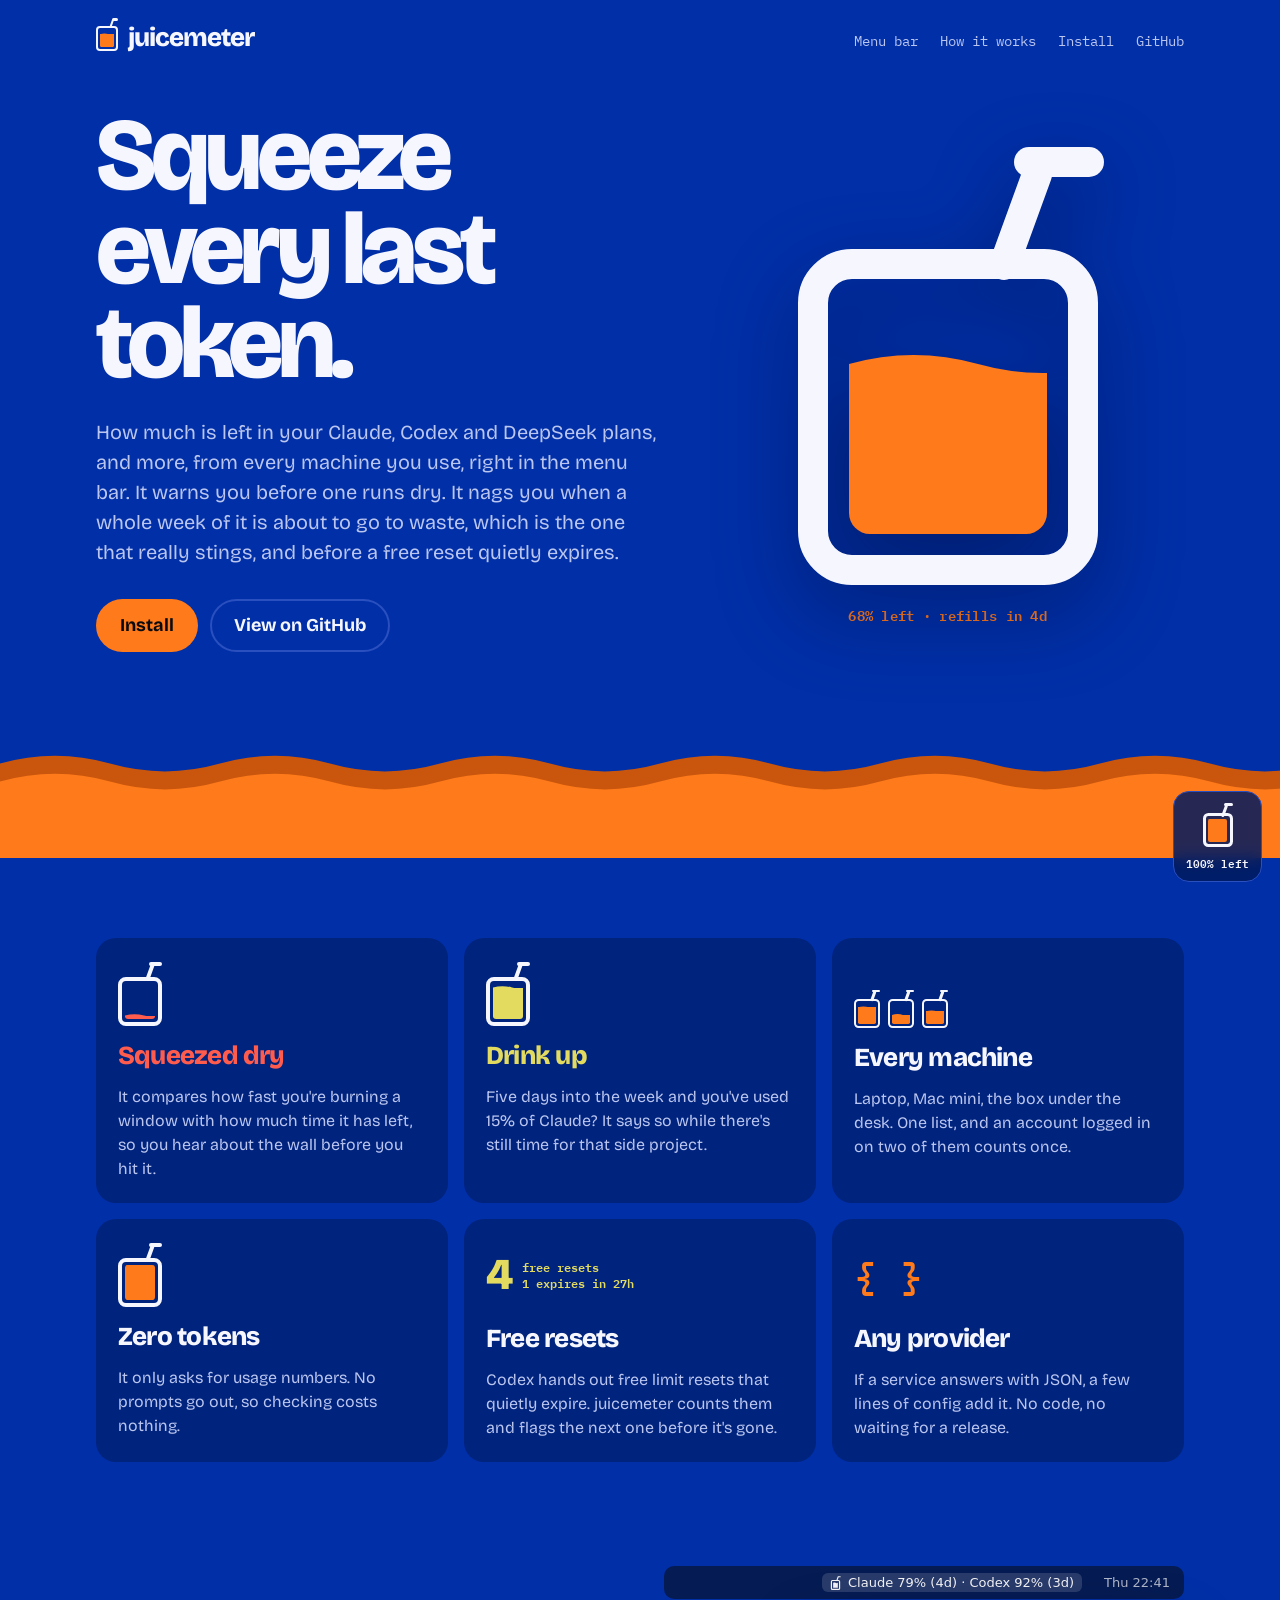
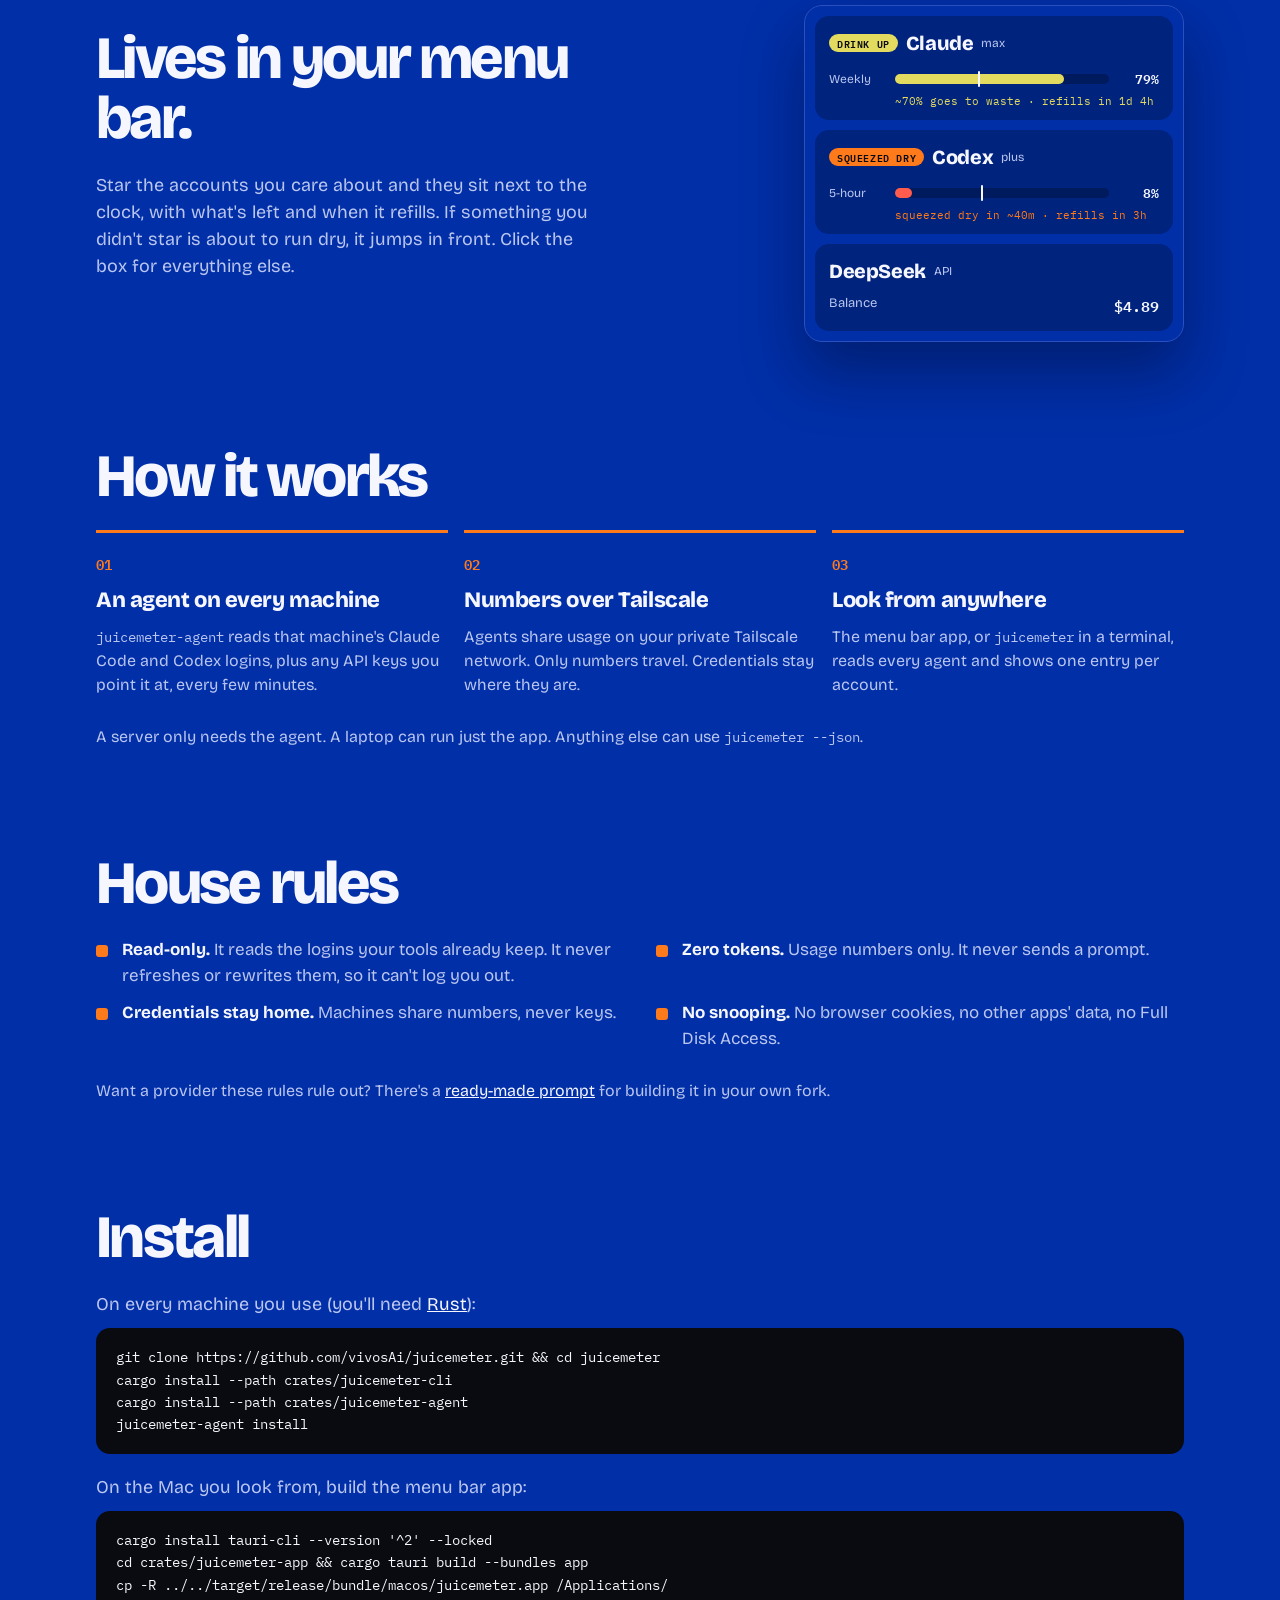
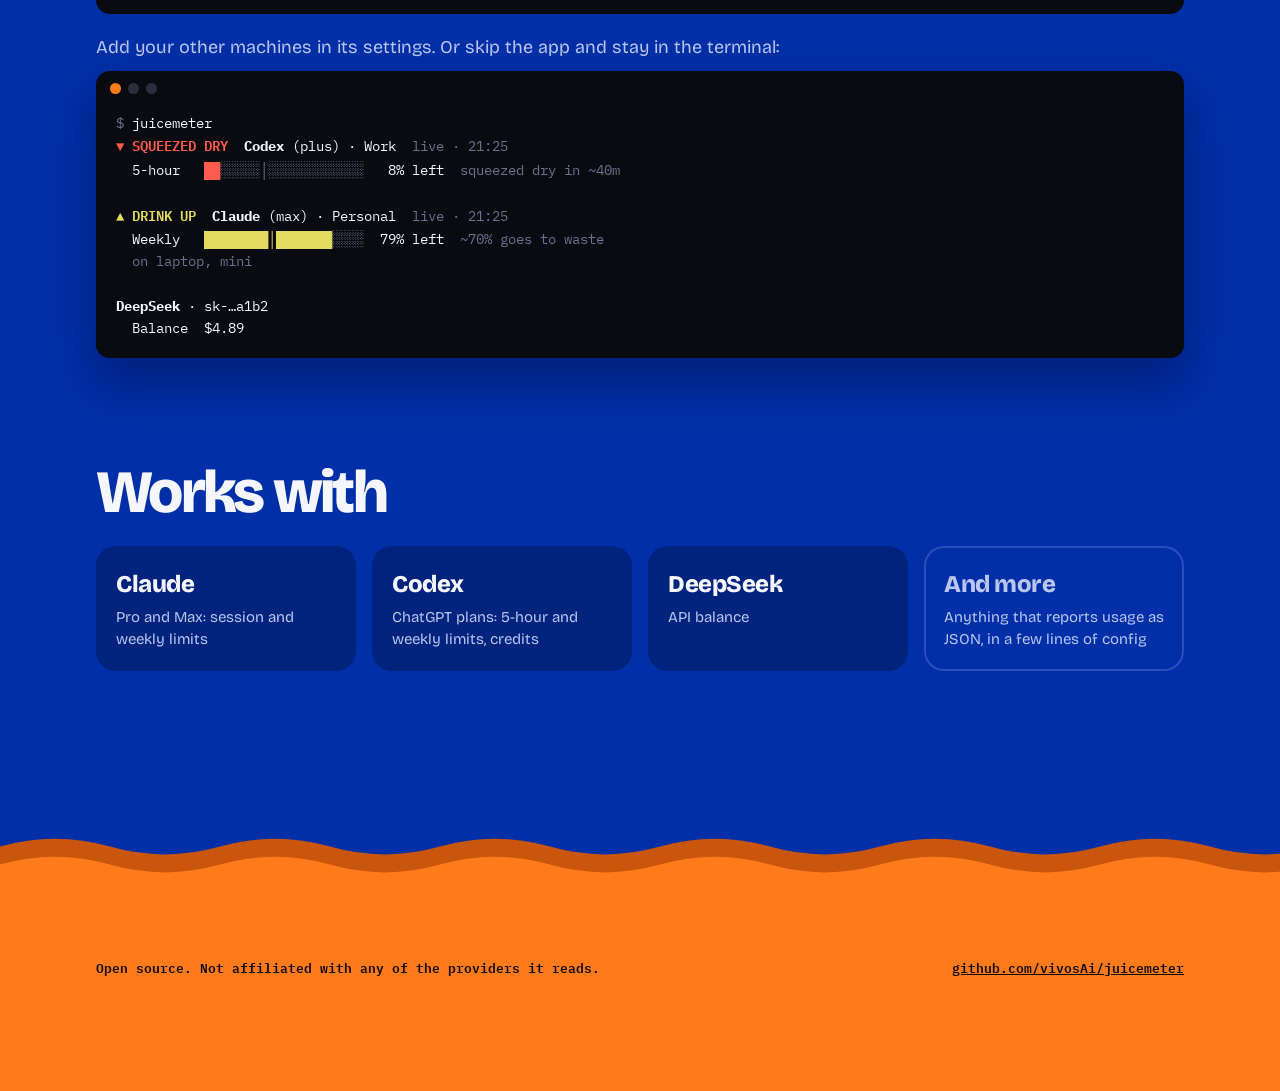
<file: site/index.html>
<!doctype html>
<html lang="en">
<head>
  <meta charset="utf-8">
  <meta name="viewport" content="width=device-width, initial-scale=1">
  <title>juicemeter · squeeze every last token</title>
  <meta name="description" content="How much is left in your Claude, Codex and DeepSeek plans, and more, from every machine you use, right in your menu bar. Limits, refill times and free resets before they expire.">
  <link rel="icon" href="icon.png">
  <meta property="og:type" content="website">
  <meta property="og:url" content="https://juicemeter.elvivas.com/">
  <meta property="og:title" content="juicemeter · squeeze every last token">
  <meta property="og:description" content="What's left in your Claude, Codex and DeepSeek plans, and more, from every machine: limits, refill times and free resets before they expire.">
  <meta property="og:image" content="https://juicemeter.elvivas.com/og.png">
  <meta property="og:image:width" content="1200">
  <meta property="og:image:height" content="630">
  <meta property="og:image:alt" content="juicemeter: Squeeze every last token. A juice box filled with orange juice on Klein blue.">
  <meta name="twitter:card" content="summary_large_image">
  <link rel="preconnect" href="https://fonts.googleapis.com">
  <link rel="preconnect" href="https://fonts.gstatic.com" crossorigin>
  <link rel="stylesheet" href="https://fonts.googleapis.com/css2?family=Bricolage+Grotesque:opsz,wght@12..96,400..800&family=IBM+Plex+Mono:wght@400;600&display=swap">
  <link rel="stylesheet" href="style.css">
  <script src="juice.js" defer></script>
</head>
<body>
  <header class="top wrap">
    <a class="brand" href="#">
      <span class="jb" style="--w:22px; --lvl:72%" aria-hidden="true"><i></i></span>
      juicemeter
    </a>
    <nav>
      <a href="#menubar">Menu bar</a>
      <a href="#how">How it works</a>
      <a href="#install">Install</a>
      <a href="https://github.com/vivosAi/juicemeter">GitHub</a>
    </nav>
  </header>

  <main>
    <section class="hero wrap">
      <div class="hero-text">
        <h1>Squeeze every last token.</h1>
        <p class="lede">How much is left in your Claude, Codex and DeepSeek plans, and more, from every machine you use, right in the menu bar. It warns you before one runs dry. It nags you when a whole week of it is about to go to waste, which is the one that really stings, and before a free reset quietly expires.</p>
        <div class="cta">
          <a class="btn" href="#install">Install</a>
          <a class="btn ghost" href="https://github.com/vivosAi/juicemeter">View on GitHub</a>
        </div>
      </div>
      <div class="hero-box" aria-hidden="true">
        <span class="jb big" style="--w:min(300px, 62vw); --lvl:68%"><i><b></b><b></b><b></b><b></b><b></b></i></span>
        <span class="readout">68% left · refills in 4d</span>
      </div>
    </section>

    <div class="band" aria-hidden="true">
      <span class="wave back"></span>
      <span class="wave front"></span>
      <i></i><i></i><i></i><i></i><i></i><i></i><i></i><i></i><i></i><i></i><i></i><i></i>
      <span class="rider" aria-hidden="true"><span class="ski">
        <svg viewBox="0 0 64 66"><path d="M29 19 Q22 16 15 19 Q20 20 23 23" fill="#F6F7FE"/><path d="M25 35 L32 29 L34 35" fill="none" stroke="#E2DB60" stroke-width="3.5" stroke-linecap="round" stroke-linejoin="round"/><path d="M25 35 L30 21" fill="none" stroke="#E2DB60" stroke-width="4.5" stroke-linecap="round"/><path d="M30 22 L37 25 L45 21" fill="none" stroke="#E2DB60" stroke-width="3" stroke-linecap="round" stroke-linejoin="round"/><circle cx="32" cy="14" r="5" fill="#E2DB60"/><path d="M27 14 A5 5 0 0 1 37 13 L37.5 14.5 L27 14.5 Z" fill="#FF7A1A"/><path d="M39 36 L45 21 L53 21" fill="none" stroke="#F6F7FE" stroke-width="3.5" stroke-linecap="round" stroke-linejoin="round"/><rect x="18" y="35" width="28" height="27" rx="6" fill="#002FA7" stroke="#F6F7FE" stroke-width="3.5"/><path d="M22.5 47 Q26.5 44 31 47 T41.5 47 L41.5 55 Q41.5 58 38.5 58 L25.5 58 Q22.5 58 22.5 55 Z" fill="#FF7A1A"/></svg>
        <b></b><b></b><b></b>
      </span></span>
    </div>

    <section class="features wrap">
      <article>
        <span class="jb" style="--w:44px; --lvl:9%; --c:var(--dry)" aria-hidden="true"><i></i></span>
        <h2>Squeezed dry</h2>
        <p>It compares how fast you're burning a window with how much time it has left, so you hear about the wall before you hit it.</p>
      </article>
      <article>
        <span class="jb" style="--w:44px; --lvl:88%; --c:var(--drink)" aria-hidden="true"><i></i></span>
        <h2>Drink up</h2>
        <p>Five days into the week and you've used 15% of Claude? It says so while there's still time for that side project.</p>
      </article>
      <article>
        <span class="trio" aria-hidden="true">
          <span class="jb" style="--w:26px; --lvl:80%"><i></i></span>
          <span class="jb" style="--w:26px; --lvl:45%"><i></i></span>
          <span class="jb" style="--w:26px; --lvl:62%"><i></i></span>
        </span>
        <h2>Every machine</h2>
        <p>Laptop, Mac mini, the box under the desk. One list, and an account logged in on two of them counts once.</p>
      </article>
      <article>
        <span class="jb" style="--w:44px; --lvl:100%" aria-hidden="true"><i></i></span>
        <h2>Zero tokens</h2>
        <p>It only asks for usage numbers. No prompts go out, so checking costs nothing.</p>
      </article>
      <article>
        <span class="resets" aria-hidden="true"><b>4</b><span>free resets<br>1 expires in 27h</span></span>
        <h2>Free resets</h2>
        <p>Codex hands out free limit resets that quietly expire. juicemeter counts them and flags the next one before it's gone.</p>
      </article>
      <article>
        <span class="plug" aria-hidden="true">{ }</span>
        <h2>Any provider</h2>
        <p>If a service answers with JSON, a few lines of config add it. No code, no waiting for a release.</p>
      </article>
    </section>

    <section id="menubar" class="menubar-section wrap">
      <div>
        <h2 class="section-title">Lives in your menu bar.</h2>
        <p class="body">Star the accounts you care about and they sit next to the clock, with what's left and when it refills. If something you didn't star is about to run dry, it jumps in front. Click the box for everything else.</p>
      </div>
      <div class="demo" aria-label="The juicemeter menu bar and panel">
        <div class="menubar">
          <span class="item">
            <svg class="tray-icon" viewBox="0 0 28 36" aria-hidden="true"><path d="M18 10 L21 2 L26 2" fill="none" stroke="currentColor" stroke-width="3" stroke-linecap="round" stroke-linejoin="round"/><rect x="3.5" y="11.5" width="21" height="23" rx="2.5" fill="none" stroke="currentColor" stroke-width="3"/><path d="M8 17.5 Q11 15.5 14 17.5 T20 17.5 L20 30 L8 30 Z" fill="currentColor"/></svg>
            Claude 79% (4d) · Codex 92% (3d)
          </span>
          <span class="clock">Thu 22:41</span>
        </div>
        <div class="panel">
          <div class="card">
            <div class="head"><span class="badge drink">DRINK UP</span><b>Claude</b><span class="plan">max</span></div>
            <div class="bar-row"><span>Weekly</span><div class="bar"><i class="yellow" style="width:79%"></i><s style="left:39%"></s></div><span class="pct">79%</span></div>
            <p class="status drink-text">~70% goes to waste · refills in 1d 4h</p>
          </div>
          <div class="card">
            <div class="head"><span class="badge dry">SQUEEZED DRY</span><b>Codex</b><span class="plan">plus</span></div>
            <div class="bar-row"><span>5-hour</span><div class="bar"><i class="red" style="width:8%"></i><s style="left:40%"></s></div><span class="pct">8%</span></div>
            <p class="status dry-text">squeezed dry in ~40m · refills in 3h</p>
          </div>
          <div class="card">
            <div class="head"><b>DeepSeek</b><span class="plan">API</span></div>
            <div class="money"><span>Balance</span><b>$4.89</b></div>
          </div>
        </div>
      </div>
    </section>

    <section id="how" class="how wrap">
      <h2 class="section-title">How it works</h2>
      <ol class="steps">
        <li>
          <span class="n">01</span>
          <h3>An agent on every machine</h3>
          <p><code>juicemeter-agent</code> reads that machine's Claude Code and Codex logins, plus any API keys you point it at, every few minutes.</p>
        </li>
        <li>
          <span class="n">02</span>
          <h3>Numbers over Tailscale</h3>
          <p>Agents share usage on your private Tailscale network. Only numbers travel. Credentials stay where they are.</p>
        </li>
        <li>
          <span class="n">03</span>
          <h3>Look from anywhere</h3>
          <p>The menu bar app, or <code>juicemeter</code> in a terminal, reads every agent and shows one entry per account.</p>
        </li>
      </ol>
      <p class="note">A server only needs the agent. A laptop can run just the app. Anything else can use <code>juicemeter --json</code>.</p>
    </section>

    <section class="principles wrap">
      <h2 class="section-title">House rules</h2>
      <ul>
        <li><b>Read-only.</b> It reads the logins your tools already keep. It never refreshes or rewrites them, so it can't log you out.</li>
        <li><b>Zero tokens.</b> Usage numbers only. It never sends a prompt.</li>
        <li><b>Credentials stay home.</b> Machines share numbers, never keys.</li>
        <li><b>No snooping.</b> No browser cookies, no other apps' data, no Full Disk Access.</li>
      </ul>
      <p class="note">Want a provider these rules rule out? There's a <a href="https://github.com/vivosAi/juicemeter/blob/main/docs/build-your-own-provider.md">ready-made prompt</a> for building it in your own fork.</p>
    </section>

    <section id="install" class="install wrap">
      <h2 class="section-title">Install</h2>
      <p>On every machine you use (you'll need <a href="https://rustup.rs">Rust</a>):</p>
      <pre><code>git clone https://github.com/vivosAi/juicemeter.git &amp;&amp; cd juicemeter
cargo install --path crates/juicemeter-cli
cargo install --path crates/juicemeter-agent
juicemeter-agent install</code></pre>
      <p>On the Mac you look from, build the menu bar app:</p>
      <pre><code>cargo install tauri-cli --version '^2' --locked
cd crates/juicemeter-app &amp;&amp; cargo tauri build --bundles app
cp -R ../../target/release/bundle/macos/juicemeter.app /Applications/</code></pre>
      <p>Add your other machines in its settings. Or skip the app and stay in the terminal:</p>
      <div class="term" role="img" aria-label="juicemeter output in a terminal">
        <div class="term-bar"><span></span><span></span><span></span></div>
<pre class="term-body"><span class="dim">$</span> juicemeter
<span class="dry">▼ SQUEEZED DRY</span>  <b>Codex</b> (plus) · Work  <span class="dim">live · 21:25</span>
  5-hour   <span class="dry">██</span><span class="dim">░░░░░│░░░░░░░░░░░░</span>   8% left  <span class="dim">squeezed dry in ~40m</span>

<span class="drink">▲ DRINK UP</span>  <b>Claude</b> (max) · Personal  <span class="dim">live · 21:25</span>
  Weekly   <span class="drink">████████│███████</span><span class="dim">░░░░</span>  79% left  <span class="dim">~70% goes to waste</span>
  <span class="dim">on laptop, mini</span>

<b>DeepSeek</b> · sk-…a1b2
  Balance  $4.89</pre>
      </div>
    </section>

    <section class="providers wrap">
      <h2 class="section-title">Works with</h2>
      <ul>
        <li><b>Claude</b><span>Pro and Max: session and weekly limits</span></li>
        <li><b>Codex</b><span>ChatGPT plans: 5-hour and weekly limits, credits</span></li>
        <li><b>DeepSeek</b><span>API balance</span></li>
        <li class="soon"><b>And more</b><span>Anything that reports usage as JSON, in a few lines of config</span></li>
      </ul>
    </section>
  </main>

  <footer>
    <div class="band band-foot" aria-hidden="true">
      <span class="wave back"></span>
      <span class="wave front"></span>
      <i></i><i></i><i></i><i></i><i></i><i></i><i></i><i></i><i></i><i></i><i></i><i></i>
      <span class="rider" aria-hidden="true"><span class="ski">
        <svg viewBox="0 0 64 66"><path d="M29 19 Q22 16 15 19 Q20 20 23 23" fill="#F6F7FE"/><path d="M25 35 L32 29 L34 35" fill="none" stroke="#E2DB60" stroke-width="3.5" stroke-linecap="round" stroke-linejoin="round"/><path d="M25 35 L30 21" fill="none" stroke="#E2DB60" stroke-width="4.5" stroke-linecap="round"/><path d="M30 22 L37 25 L45 21" fill="none" stroke="#E2DB60" stroke-width="3" stroke-linecap="round" stroke-linejoin="round"/><circle cx="32" cy="14" r="5" fill="#E2DB60"/><path d="M27 14 A5 5 0 0 1 37 13 L37.5 14.5 L27 14.5 Z" fill="#FF7A1A"/><path d="M39 36 L45 21 L53 21" fill="none" stroke="#F6F7FE" stroke-width="3.5" stroke-linecap="round" stroke-linejoin="round"/><rect x="18" y="35" width="28" height="27" rx="6" fill="#002FA7" stroke="#F6F7FE" stroke-width="3.5"/><path d="M22.5 47 Q26.5 44 31 47 T41.5 47 L41.5 55 Q41.5 58 38.5 58 L25.5 58 Q22.5 58 22.5 55 Z" fill="#FF7A1A"/></svg>
        <b></b><b></b><b></b>
      </span></span>
    </div>
    <div class="foot-juice">
      <div class="wrap foot">
        <p>Open source. Not affiliated with any of the providers it reads.</p>
        <a href="https://github.com/vivosAi/juicemeter">github.com/vivosAi/juicemeter</a>
      </div>
    </div>
  </footer>

  <div class="page-meter" aria-hidden="true">
    <span class="jb" style="--w:30px; --lvl:100%"><i></i></span>
    <span class="page-readout">100% left</span>
  </div>
</body>
</html>
</file>
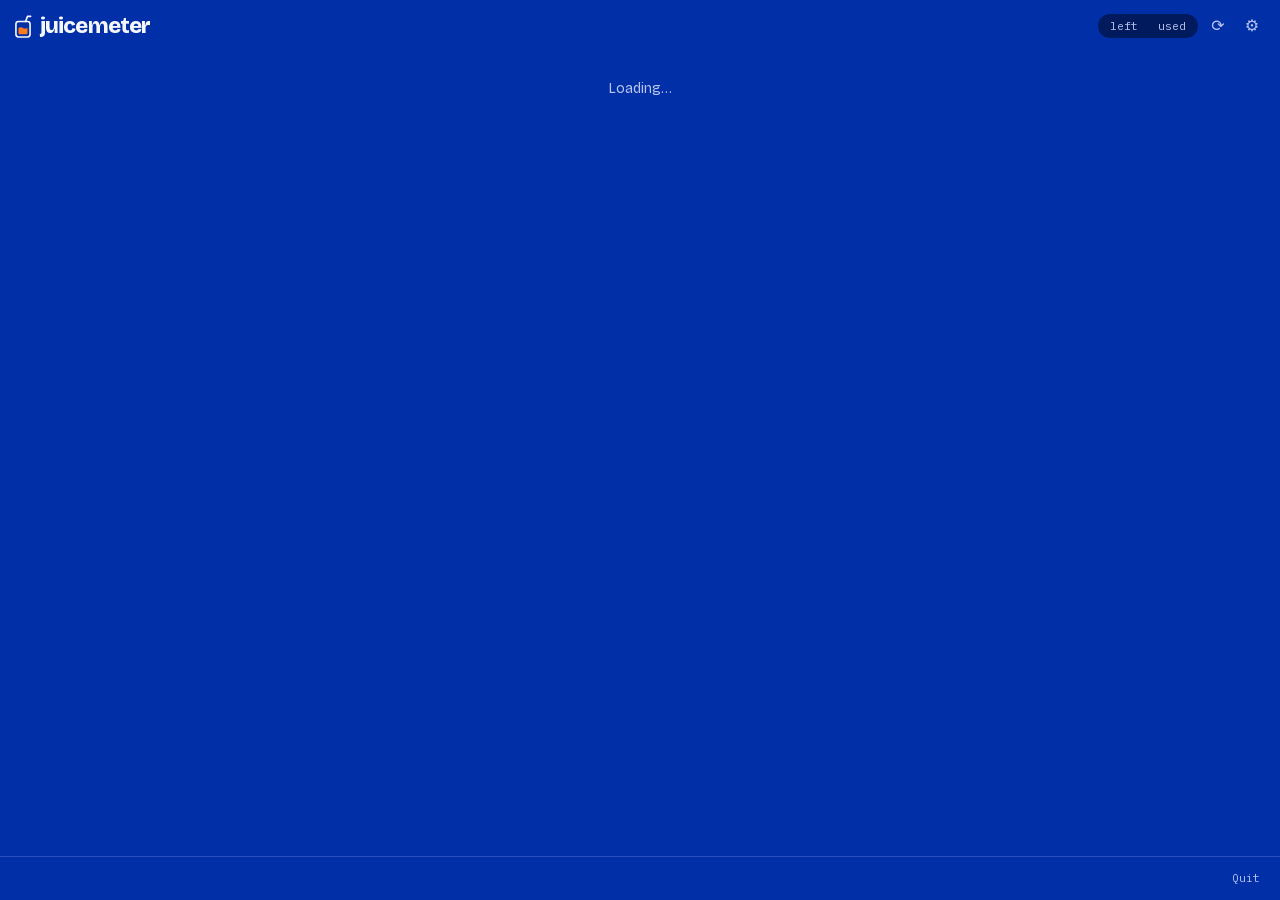
<file: crates/juicemeter-app/ui/index.html>
<!doctype html>
<html lang="en">
<head>
  <meta charset="utf-8">
  <meta name="viewport" content="width=device-width, initial-scale=1">
  <title>juicemeter</title>
  <link rel="stylesheet" href="style.css">
</head>
<body>
  <header>
    <div class="brand">
      <svg viewBox="0 0 28 36" aria-hidden="true">
        <path d="M18 11 L21 3 L26 3" fill="none" stroke="#F6F7FE" stroke-width="2.5" stroke-linecap="round" stroke-linejoin="round"></path>
        <rect x="3" y="11" width="22" height="24" rx="4" fill="none" stroke="#F6F7FE" stroke-width="2.5"></rect>
        <path d="M7 21 Q11 19 14 21 T21 21 L21 29 Q21 31 19 31 L9 31 Q7 31 7 29 Z" fill="#FF7A1A"></path>
      </svg>
      <h1>juicemeter</h1>
    </div>
    <div class="controls">
      <div class="seg" role="group" aria-label="Show">
        <button data-show="remaining">left</button>
        <button data-show="used">used</button>
      </div>
      <button id="refresh" class="icon" title="Refresh now" aria-label="Refresh now">⟳</button>
      <button id="open-settings" class="icon" title="Settings" aria-label="Settings">⚙</button>
    </div>
  </header>
  <main id="entries"><p class="empty">Loading…</p></main>
  <section id="settings" hidden>
    <div class="settings-head">
      <button id="close-settings" class="icon" title="Back" aria-label="Back">←</button>
      <h2>Settings</h2>
    </div>
    <div class="settings-body">
      <h3>Accounts</h3>
      <p class="hint">Name them however you like. ★ shows one in the menu bar.</p>
      <div id="set-accounts"></div>
      <p id="set-hidden-title" class="hint" hidden>Hidden on this machine:</p>
      <div id="set-hidden"></div>

      <h3>Menu bar</h3>
      <p class="hint">Values are weekly, with ↻ before the time to refill. A 5-hour session joins (after /) once it's down to 10%.</p>
      <div id="set-modes" class="modes"></div>
      <div class="row">
        <span>Each item shows</span>
        <div class="seg" role="group" aria-label="Each item shows" id="bar-value">
          <button data-key="bar_value" data-value="both">% + time</button>
          <button data-key="bar_value" data-value="percent">%</button>
          <button data-key="bar_value" data-value="time">time</button>
        </div>
      </div>
      <div class="row">
        <span>Names</span>
        <div class="seg" role="group" aria-label="Names" id="bar-names">
          <button data-key="bar_names" data-value="full">Claude</button>
          <button data-key="bar_names" data-value="short">Cl, Co-A</button>
        </div>
      </div>
      <div class="row">
        <span>Show</span>
        <div class="seg" role="group" aria-label="Show">
          <button data-show="remaining">left</button>
          <button data-show="used">used</button>
        </div>
      </div>

      <h3>Other machines</h3>
      <p class="hint">Tailscale names of machines running juicemeter-agent.</p>
      <div id="set-hosts"></div>
      <button id="discover" class="discover" type="button">Find machines on my tailnet</button>
      <div id="found"></div>
      <form id="add-host" class="add-host">
        <label for="new-host" class="sr">Machine name</label>
        <input id="new-host" placeholder="my-mac-mini" autocomplete="off" spellcheck="false">
        <button type="submit">Add</button>
      </form>
      <h3>App</h3>
      <label class="check"><input type="checkbox" id="autostart"> Start at login</label>

      <p id="settings-error" class="error" hidden></p>
    </div>
  </section>
  <footer>
    <div id="machines"></div>
    <div class="foot-right">
      <span id="updated"></span>
      <button id="quit" class="link">Quit</button>
    </div>
  </footer>
  <script src="app.js"></script>
</body>
</html>
</file>
<file: site/style.css>
/* juicemeter · Klein night */
:root {
  --klein: #002FA7;
  --deep: #00237D;
  --track: #001A5E;
  --line: #2A4FBF;
  --text: #F6F7FE;
  --dim: #BAC6EF;
  --juice: #FF7A1A;
  --drink: #E2DB60;
  --dry: #FF5C4D;
  --ink: #0A0B10;
  --mono: "IBM Plex Mono", ui-monospace, monospace;
  /* One wave, tiled: the top edge of every juice surface. */
  --wave: url("data:image/svg+xml,%3Csvg xmlns='http://www.w3.org/2000/svg' viewBox='0 0 100 10' preserveAspectRatio='none'%3E%3Cpath d='M0 6 Q25 0 50 6 T100 6 V10 H0 Z'/%3E%3C/svg%3E");
}
* { box-sizing: border-box; margin: 0; padding: 0; }
html { scroll-behavior: smooth; }
body {
  background: var(--klein);
  color: var(--text);
  font: 18px/1.5 "Bricolage Grotesque", system-ui, sans-serif;
  -webkit-font-smoothing: antialiased;
  overflow-x: hidden;
  min-height: 100vh;
  display: flex;
  flex-direction: column;
}
main { flex: 1; }
a { color: var(--text); }
a:hover { color: var(--juice); }
code { font-family: var(--mono); font-size: 0.85em; }
.wrap { width: 100%; max-width: 1120px; margin: 0 auto; padding: 0 16px; }

/* ---------- The juice box: --w size, --lvl level, --c juice colour ---------- */
.jb {
  --c: var(--juice);
  --stroke: var(--text);
  --b: calc(var(--w) * 0.1);
  position: relative;
  display: inline-block;
  flex: none;
  width: var(--w);
  height: calc(var(--w) * 1.12);
  margin-top: calc(var(--w) * 0.38);
  border: var(--b) solid var(--stroke);
  border-radius: calc(var(--w) * 0.18);
}
/* Straw, then its bend. */
.jb::before, .jb::after {
  content: "";
  position: absolute;
  background: var(--stroke);
  border-radius: 999px;
}
.jb::before {
  width: var(--b);
  height: calc(var(--w) * 0.42);
  left: calc(var(--w) * 0.52);
  bottom: 100%;
  transform-origin: 50% 100%;
  transform: rotate(20deg);
}
.jb::after {
  height: var(--b);
  width: calc(var(--w) * 0.3);
  left: calc(var(--w) * 0.62);
  bottom: calc(100% + var(--w) * 0.34);
}
.jb i {
  position: absolute;
  inset: calc(var(--w) * 0.07);
  border-radius: calc(var(--w) * 0.07);
  overflow: hidden;
}
/* Juice body and its wavy top. */
.jb i::after, .jb i::before {
  content: "";
  position: absolute;
  left: 0;
  right: 0;
  background: var(--c);
  transition: height 0.5s ease, bottom 0.5s ease, background 0.3s;
}
.jb i::after { bottom: 0; height: var(--lvl); }
.jb i::before {
  bottom: calc(var(--lvl) - 1px);
  height: calc(var(--w) * 0.1);
  -webkit-mask: var(--wave) repeat-x;
  mask: var(--wave) repeat-x;
  -webkit-mask-size: calc(var(--w) * 0.86) 100%;
  mask-size: calc(var(--w) * 0.86) 100%;
  animation: slosh 3.2s linear infinite;
}
@keyframes slosh {
  to { -webkit-mask-position: calc(var(--w) * 0.86) 0; mask-position: calc(var(--w) * 0.86) 0; }
}
/* Bubbles. */
.jb b {
  position: absolute;
  z-index: 1;
  bottom: 4%;
  width: calc(var(--w) * 0.05);
  height: calc(var(--w) * 0.05);
  border-radius: 50%;
  background: rgba(255, 255, 255, 0.55);
  animation: rise 4s ease-in infinite;
  opacity: 0;
}
.jb b:nth-child(1) { left: 22%; animation-delay: 0s; }
.jb b:nth-child(2) { left: 48%; animation-delay: 1.3s; width: calc(var(--w) * 0.035); height: calc(var(--w) * 0.035); }
.jb b:nth-child(3) { left: 70%; animation-delay: 2.1s; }
.jb b:nth-child(4) { left: 35%; animation-delay: 2.9s; width: calc(var(--w) * 0.03); height: calc(var(--w) * 0.03); }
.jb b:nth-child(5) { left: 60%; animation-delay: 3.5s; }
@keyframes rise {
  0% { bottom: 4%; opacity: 0; }
  15% { opacity: 1; }
  85% { opacity: 1; }
  100% { bottom: calc(var(--lvl) - 6%); opacity: 0; }
}

/* ---------- Header ---------- */
.top { display: flex; align-items: flex-end; justify-content: space-between; padding-top: 18px; padding-bottom: 18px; gap: 16px; }
.brand { display: flex; align-items: flex-end; gap: 10px; font-size: 26px; font-weight: 800; letter-spacing: -0.04em; text-decoration: none; line-height: 1; }
.brand .jb { margin-top: 8px; }
nav { display: flex; gap: 22px; font: 14px/1 var(--mono); padding-bottom: 3px; }
nav a { text-decoration: none; color: var(--dim); }
nav a:hover { color: var(--text); }

/* ---------- Hero ---------- */
.hero { display: grid; grid-template-columns: 1.2fr 1fr; gap: 48px; align-items: center; padding-top: 40px; padding-bottom: 56px; }
h1 { font-size: clamp(52px, 8vw, 104px); font-weight: 800; letter-spacing: -0.05em; line-height: 0.92; }
.lede { font-size: 20px; color: var(--dim); margin: 26px 0 32px; max-width: 31em; }
.cta { display: flex; gap: 12px; flex-wrap: wrap; }
.btn { display: inline-block; background: var(--juice); color: var(--ink); font-weight: 700; text-decoration: none; padding: 13px 24px; border-radius: 999px; transition: transform 0.15s; }
.btn:hover { color: var(--ink); transform: translateY(-2px); }
.btn.ghost { background: transparent; color: var(--text); box-shadow: inset 0 0 0 2px var(--line); }
.btn.ghost:hover { box-shadow: inset 0 0 0 2px var(--text); color: var(--text); }
.hero-box { display: flex; flex-direction: column; align-items: center; gap: 18px; }
.jb.big { filter: drop-shadow(0 30px 40px rgba(0, 8, 50, 0.45)); }
.readout { font: 600 14px var(--mono); color: var(--juice); letter-spacing: 0.02em; }

/* A band of juice between the hero and the rest: two sloshing layers and rising bubbles. */
.band { position: relative; height: 150px; margin-bottom: 80px; overflow: hidden; }
.band .wave {
  position: absolute; left: 0; right: 0; bottom: 0;
  background: var(--juice);
  -webkit-mask: var(--wave) repeat-x, linear-gradient(#000, #000) no-repeat;
  mask: var(--wave) repeat-x, linear-gradient(#000, #000) no-repeat;
  -webkit-mask-size: 220px 26px, 100% calc(100% - 25px);
  mask-size: 220px 26px, 100% calc(100% - 25px);
  -webkit-mask-position: 0 0, 0 100%;
  mask-position: 0 0, 0 100%;
  animation: slosh-band 7s linear infinite;
}
.band .back { top: 40px; background: #C9560C; animation-duration: 11s; animation-direction: reverse; }
.band .front { top: 58px; }
@keyframes slosh-band {
  to { -webkit-mask-position: 220px 0, 0 100%; mask-position: 220px 0, 0 100%; }
}
.band i {
  position: absolute; bottom: -10px; z-index: 1;
  width: 8px; height: 8px; border-radius: 50%;
  background: rgba(255, 255, 255, 0.55);
  animation: band-rise 5s ease-in infinite;
  opacity: 0;
}
.band i:nth-child(3)  { left: 6%;  animation-delay: 0s; }
.band i:nth-child(4)  { left: 15%; animation-delay: 2.2s; width: 5px; height: 5px; }
.band i:nth-child(5)  { left: 24%; animation-delay: 1.1s; }
.band i:nth-child(6)  { left: 33%; animation-delay: 3.4s; width: 6px; height: 6px; }
.band i:nth-child(7)  { left: 42%; animation-delay: 0.6s; width: 4px; height: 4px; }
.band i:nth-child(8)  { left: 51%; animation-delay: 2.8s; }
.band i:nth-child(9)  { left: 60%; animation-delay: 1.7s; width: 5px; height: 5px; }
.band i:nth-child(10) { left: 69%; animation-delay: 4.1s; }
.band i:nth-child(11) { left: 78%; animation-delay: 0.3s; width: 6px; height: 6px; }
.band i:nth-child(12) { left: 86%; animation-delay: 3.0s; width: 4px; height: 4px; }
.band i:nth-child(13) { left: 93%; animation-delay: 1.4s; }
.band i:nth-child(14) { left: 98%; animation-delay: 4.6s; width: 5px; height: 5px; }
@keyframes band-rise {
  0% { bottom: -10px; opacity: 0; }
  15% { opacity: 1; }
  80% { opacity: 0.9; }
  100% { bottom: 70px; opacity: 0; }
}

/* The juice box, riding the waves like a jet ski. The straw is the handlebar. */
.rider {
  position: absolute; z-index: 2; top: -10px; left: -120px;
  width: 104px; height: 107px;
  animation: ride 26s linear infinite;
}
.band-foot .rider { animation-duration: 32s; animation-delay: -13s; }
.ski { display: block; width: 100%; height: 100%; animation: bob 1.6s ease-in-out infinite alternate; }
.ski svg { width: 100%; height: 100%; display: block; }
/* Spray off the back. */
.ski b {
  position: absolute; left: 6px; bottom: 6px;
  width: 7px; height: 7px; border-radius: 50%;
  background: rgba(246, 247, 254, 0.85);
  animation: spray 0.9s ease-out infinite;
}
.ski b:nth-of-type(2) { animation-delay: 0.3s; width: 5px; height: 5px; }
.ski b:nth-of-type(3) { animation-delay: 0.6s; width: 4px; height: 4px; }
@keyframes ride {
  0% { left: -120px; transform: scaleX(1); }
  49.99% { left: calc(100% + 20px); transform: scaleX(1); }
  50% { left: calc(100% + 20px); transform: scaleX(-1); }
  100% { left: -120px; transform: scaleX(-1); }
}
@keyframes bob {
  from { transform: translateY(0) rotate(-7deg); }
  to { transform: translateY(5px) rotate(4deg); }
}
@keyframes spray {
  from { transform: translate(0, 0); opacity: 1; }
  to { transform: translate(-16px, -10px); opacity: 0; }
}

/* ---------- Features ---------- */
.features { display: grid; grid-template-columns: repeat(3, minmax(0, 1fr)); gap: 16px; padding-bottom: 104px; }
.features article { background: var(--deep); border-radius: 20px; padding: 22px; display: flex; flex-direction: column; gap: 10px; transition: transform 0.2s; }
.features article:hover { transform: translateY(-4px); }
.features h2 { font-size: 26px; font-weight: 800; letter-spacing: -0.03em; }
.features article:nth-child(1) h2 { color: var(--dry); }
.features article:nth-child(2) h2 { color: var(--drink); }
.features p { font-size: 16px; color: var(--dim); }
.resets { display: flex; align-items: center; gap: 10px; height: 68px; }
.resets b { font: 800 44px/1 "Bricolage Grotesque", sans-serif; color: var(--drink); letter-spacing: -0.04em; }
.resets span { font: 600 12px/1.35 var(--mono); color: var(--drink); }
.plug { display: flex; align-items: center; height: 68px; font: 600 38px var(--mono); color: var(--juice); }
.trio { display: flex; gap: 8px; align-items: flex-end; height: calc(44px * 1.5 + 2px); }
.trio .jb { --stroke: var(--text); }

/* ---------- Menu bar section ---------- */
.section-title { font-size: clamp(38px, 5.5vw, 60px); font-weight: 800; letter-spacing: -0.045em; line-height: 1; margin-bottom: 24px; }
.body { font-size: 18px; color: var(--dim); max-width: 28em; }
.menubar-section { display: grid; grid-template-columns: 1fr 1fr; gap: 48px; align-items: center; padding-bottom: 104px; }
.demo { display: flex; flex-direction: column; align-items: flex-end; gap: 6px; }
.menubar {
  width: 100%; display: flex; justify-content: flex-end; align-items: center; gap: 22px;
  background: rgba(10, 11, 16, 0.55); border-radius: 10px; padding: 7px 14px;
  font: 13px -apple-system, BlinkMacSystemFont, system-ui, sans-serif; color: #F5F5F7;
}
.menubar .item { display: flex; align-items: center; gap: 7px; background: rgba(255, 255, 255, 0.14); padding: 2px 8px; border-radius: 6px; white-space: nowrap; }
.tray-icon { width: 11px; height: 14px; flex: none; }
.clock { opacity: 0.7; white-space: nowrap; }
.panel { width: min(380px, 100%); background: var(--klein); border: 1px solid var(--line); border-radius: 18px; padding: 10px; display: flex; flex-direction: column; gap: 10px; box-shadow: 0 30px 60px rgba(0, 10, 50, 0.45); }
.card { background: var(--deep); border-radius: 14px; padding: 12px 14px; }
.head { display: flex; align-items: center; gap: 8px; }
.head b { font-size: 20px; font-weight: 800; letter-spacing: -0.02em; }
.plan { font-size: 12px; color: var(--dim); }
.badge { font: 600 10px/1 var(--mono); letter-spacing: 0.06em; padding: 4px 8px; border-radius: 999px; color: var(--ink); }
.badge.drink { background: var(--drink); }
.badge.dry { background: var(--juice); }
.bar-row { display: grid; grid-template-columns: 56px 1fr 40px; align-items: center; gap: 10px; margin-top: 10px; font-size: 12px; color: var(--dim); }
.pct { font: 600 13px var(--mono); color: var(--text); text-align: right; }
.bar { position: relative; height: 10px; border-radius: 999px; background: var(--track); }
.bar i { position: absolute; inset: 0 auto 0 0; border-radius: 999px; background: var(--juice); }
.bar i.red { background: var(--dry); }
.bar i.yellow { background: var(--drink); }
.bar s { position: absolute; top: -3px; bottom: -3px; width: 2px; background: var(--text); border-radius: 1px; }
.status { font: 11px var(--mono); margin: 4px 0 0 66px; }
.drink-text { color: var(--drink); }
.dry-text { color: var(--juice); }
.money { display: flex; justify-content: space-between; margin-top: 8px; font-size: 13px; color: var(--dim); }
.money b { font: 600 15px var(--mono); color: var(--text); }

/* ---------- How it works ---------- */
.how { padding-bottom: 104px; }
.steps { list-style: none; display: grid; grid-template-columns: repeat(3, minmax(0, 1fr)); gap: 16px; }
.steps li { border-top: 3px solid var(--juice); padding-top: 18px; }
.n { font: 600 14px var(--mono); color: var(--juice); }
.steps h3 { font-size: 22px; font-weight: 800; letter-spacing: -0.02em; margin: 6px 0 8px; }
.steps p, .note { font-size: 16px; color: var(--dim); }
.note { margin-top: 28px; }

/* ---------- House rules ---------- */
.principles { padding-bottom: 104px; }
.principles ul { list-style: none; display: grid; grid-template-columns: repeat(2, minmax(0, 1fr)); gap: 12px 32px; }
.principles li { font-size: 17px; color: var(--dim); padding-left: 26px; position: relative; }
.principles li::before { content: ""; position: absolute; left: 0; top: 0.45em; width: 12px; height: 12px; border-radius: 3px; background: var(--juice); }
.principles b { color: var(--text); }
@media (max-width: 700px) { .principles ul { grid-template-columns: 1fr; } }

/* ---------- Install + terminal ---------- */
.install { padding-bottom: 104px; }
.install p { color: var(--dim); margin: 20px 0 10px; }
pre { background: var(--ink); border-radius: 14px; padding: 18px 20px; overflow-x: auto; font: 14px/1.6 var(--mono); color: var(--text); }
pre code { font-size: inherit; }
.term { border-radius: 14px; overflow: hidden; background: var(--ink); box-shadow: 0 24px 50px rgba(0, 8, 50, 0.4); }
.term-bar { display: flex; gap: 7px; padding: 12px 14px 0; }
.term-bar span { width: 11px; height: 11px; border-radius: 50%; background: #2B2F3D; }
.term-bar span:first-child { background: var(--juice); }
.term-body { border-radius: 0; white-space: pre; }
.term-body b { color: var(--text); }
.term-body .dim { color: #6B7290; }
.term-body .dry { color: var(--dry); font-weight: 600; }
.term-body .drink { color: var(--drink); font-weight: 600; }

/* ---------- Providers ---------- */
.providers { padding-bottom: 120px; }
.providers ul { list-style: none; display: grid; grid-template-columns: repeat(4, minmax(0, 1fr)); gap: 16px; }
.providers li { background: var(--deep); border-radius: 20px; padding: 20px; display: flex; flex-direction: column; gap: 4px; }
.providers b { font-size: 24px; font-weight: 800; letter-spacing: -0.02em; }
.providers span { font-size: 15px; color: var(--dim); }
.providers .soon { background: transparent; box-shadow: inset 0 0 0 2px var(--line); }
.providers .soon b { color: var(--dim); }

/* ---------- Footer: the bottom of the glass ---------- */
footer { color: var(--ink); }
.band.band-foot { margin-bottom: 0; height: 160px; }
/* No gap between the band and the juice below it. */
.band-foot .front { bottom: -1px; }
.foot-juice { background: var(--juice); padding: 6px 0 112px; }
.foot { display: flex; justify-content: space-between; gap: 16px; flex-wrap: wrap; font: 600 13px var(--mono); }
footer a { color: var(--ink); }
footer a:hover { color: var(--klein); }

/* ---------- The page is a meter ---------- */
.page-meter {
  position: fixed; right: 18px; bottom: 18px; z-index: 10;
  display: flex; flex-direction: column; align-items: center; gap: 6px;
  background: rgba(0, 26, 94, 0.85); backdrop-filter: blur(8px); -webkit-backdrop-filter: blur(8px);
  padding: 10px 12px 9px; border-radius: 16px; border: 1px solid var(--line);
}
.page-readout { font: 600 11px var(--mono); color: var(--text); white-space: nowrap; min-width: 9ch; text-align: center; }
.page-meter.dry .page-readout { color: var(--juice); }

@media (max-width: 900px) {
  .hero, .menubar-section { grid-template-columns: 1fr; }
  .hero { padding-top: 16px; }
  .demo { align-items: stretch; }
  .panel { width: 100%; }
  .features, .providers ul { grid-template-columns: repeat(2, minmax(0, 1fr)); }
  .steps { grid-template-columns: 1fr; }
}
@media (max-width: 560px) {
  nav a:not(:last-child) { display: none; }
  .features, .providers ul { grid-template-columns: 1fr; }
  .menubar .clock { display: none; }
  .menubar .item { font-size: 11px; }
  .page-meter { right: 10px; bottom: 10px; }
}
@media (prefers-reduced-motion: reduce) {
  *, *::before, *::after { animation: none !important; transition: none !important; }
  /* Riders park on their wave instead of waiting off-screen. */
  .rider { left: 62%; }
  .band-foot .rider { left: 28%; }
  html { scroll-behavior: auto; }
}
</file>
<file: crates/juicemeter-app/ui/style.css>
/* juicemeter · Klein night */
@font-face {
  font-family: "Bricolage Grotesque";
  src: url("fonts/bricolage-grotesque.woff2") format("woff2");
  font-weight: 400 800;
}
@font-face {
  font-family: "IBM Plex Mono";
  src: url("fonts/ibm-plex-mono-400.woff2") format("woff2");
  font-weight: 400;
}
@font-face {
  font-family: "IBM Plex Mono";
  src: url("fonts/ibm-plex-mono-600.woff2") format("woff2");
  font-weight: 600;
}

:root {
  --klein: #002FA7;
  --card: #00237D;
  --track: #001A5E;
  --line: #2A4FBF;
  --text: #F6F7FE;
  --dim: #BAC6EF;
  --juice: #FF7A1A;
  --drink: #E2DB60;
  --dry: #FF5C4D;
  --ink: #0A0B10;
  --mono: "IBM Plex Mono", ui-monospace, monospace;
}
* { box-sizing: border-box; margin: 0; padding: 0; }
html, body { height: 100%; }
body {
  font: 14px/1.35 "Bricolage Grotesque", -apple-system, system-ui, sans-serif;
  background: var(--klein);
  color: var(--text);
  display: flex;
  flex-direction: column;
  user-select: none;
  -webkit-user-select: none;
  cursor: default;
}
button { font: inherit; color: inherit; background: none; border: 0; cursor: pointer; }

header, footer { display: flex; align-items: center; justify-content: space-between; padding: 12px 14px; }
footer { border-top: 1px solid var(--line); font-size: 11px; color: var(--dim); gap: 8px; font-family: var(--mono); }
.brand { display: flex; align-items: center; gap: 8px; }
.brand svg { width: 18px; height: 24px; }
h1 { font-size: 22px; font-weight: 800; letter-spacing: -0.04em; line-height: 1; }
.controls { display: flex; gap: 6px; align-items: center; }
.seg { display: flex; background: var(--track); border-radius: 999px; padding: 2px; }
.seg button { padding: 3px 10px; font-size: 11px; font-family: var(--mono); color: var(--dim); border-radius: 999px; }
.seg button.on { background: var(--juice); color: var(--ink); font-weight: 600; }
.icon { font-size: 16px; width: 28px; height: 28px; border-radius: 999px; color: var(--dim); }
.icon:hover, .link:hover { color: var(--text); background: var(--card); }
.icon.spin { animation: spin 0.8s linear infinite; }
@keyframes spin { to { transform: rotate(360deg); } }
.link { font-size: 11px; color: var(--dim); font-family: var(--mono); padding: 2px 6px; border-radius: 6px; }

main { flex: 1; overflow-y: auto; padding: 4px 10px 10px; display: flex; flex-direction: column; gap: 10px; }
main::-webkit-scrollbar { width: 10px; }
main::-webkit-scrollbar-track { background: transparent; }
main::-webkit-scrollbar-thumb { background: var(--line); border-radius: 999px; border: 3px solid var(--klein); }
main::-webkit-scrollbar-thumb:hover { background: var(--juice); }
.empty { color: var(--dim); text-align: center; padding: 24px 0; }

.card { background: var(--card); border-radius: 16px; padding: 12px 14px; }
.card.muted { opacity: 0.6; }
.head { display: flex; align-items: center; gap: 8px; }
.name { font-size: 20px; font-weight: 800; letter-spacing: -0.02em; line-height: 1; }
.plan { font-size: 12px; color: var(--dim); }
.badge { font: 600 10px/1 var(--mono); letter-spacing: 0.06em; padding: 4px 8px; border-radius: 999px; color: var(--ink); }
.badge.running_out { background: var(--juice); }
.badge.unused { background: var(--drink); }
.pin { margin-left: auto; color: var(--dim); font-size: 14px; opacity: 0.4; width: 24px; height: 24px; border-radius: 999px; }
.pin.on { opacity: 1; color: var(--juice); }
.card:hover .pin { opacity: 1; }
.who { color: var(--dim); font-size: 12px; margin: 3px 0 4px; overflow: hidden; text-overflow: ellipsis; white-space: nowrap; }

.win { display: grid; grid-template-columns: 92px 1fr 74px; align-items: center; column-gap: 10px; margin-top: 8px; }
.win .label { font-size: 12px; color: var(--dim); white-space: nowrap; overflow: hidden; text-overflow: ellipsis; }
.win .pct { font: 600 13px var(--mono); text-align: right; white-space: nowrap; }
.track { position: relative; height: 10px; border-radius: 999px; background: var(--track); }
.fill { position: absolute; inset: 0 auto 0 0; border-radius: 999px; background: var(--juice); }
.fill.out { background: var(--dry); }
.fill.unused { background: var(--drink); }
.fill.stale { opacity: 0.3; }
.tick { position: absolute; top: -3px; bottom: -3px; width: 2px; margin-left: -1px; border-radius: 1px; background: var(--text); }
.status { grid-column: 1 / 4; font: 11px var(--mono); color: var(--dim); margin-top: 3px; }
.status.out { color: var(--juice); }
.status.unused { color: var(--drink); }

.balance { display: flex; justify-content: space-between; margin-top: 6px; font: 600 14px var(--mono); }
.balance span:first-child { font: 12px "Bricolage Grotesque", sans-serif; color: var(--dim); }
.perk span:last-child { font-size: 12px; }
.perk .soon { color: var(--drink); }
.msg { font: 11px var(--mono); color: var(--dim); margin-top: 6px; }
.msg.error { color: var(--dry); }
.machines-line { font: 11px var(--mono); color: var(--dim); margin-top: 8px; }

#machines { display: flex; gap: 10px; flex-wrap: wrap; }
.machine::before { content: "●"; margin-right: 4px; color: var(--juice); }
.machine.off::before { color: var(--dry); }
.foot-right { display: flex; gap: 8px; align-items: center; white-space: nowrap; }

/* Settings page */
body.in-settings > header, body.in-settings > main, body.in-settings > footer { display: none; }
#settings { flex: 1; display: flex; flex-direction: column; min-height: 0; }
#settings[hidden] { display: none; }
.settings-head { display: flex; align-items: center; gap: 8px; padding: 12px 14px; }
h2 { font-size: 22px; font-weight: 800; letter-spacing: -0.03em; }
.settings-body { flex: 1; overflow-y: auto; padding: 0 14px 16px; }
.settings-body::-webkit-scrollbar { width: 10px; }
.settings-body::-webkit-scrollbar-thumb { background: var(--line); border-radius: 999px; border: 3px solid var(--klein); }
h3 { font: 600 11px var(--mono); letter-spacing: 0.08em; text-transform: uppercase; color: var(--dim); margin: 16px 0 4px; }
.hint { font-size: 12px; color: var(--dim); margin-bottom: 8px; }
.acct { background: var(--card); border-radius: 14px; padding: 10px 12px; margin-bottom: 8px; }
.acct-top { display: flex; align-items: center; gap: 8px; }
.acct input { flex: 1; min-width: 0; }
.acct .hide { font: 600 11px var(--mono); color: var(--dim); padding: 4px 8px; border-radius: 999px; }
.acct .hide:hover { color: var(--text); background: var(--track); }
.acct .meta { font: 11px var(--mono); color: var(--dim); margin-top: 6px; overflow: hidden; text-overflow: ellipsis; white-space: nowrap; }
input {
  font: 600 14px "Bricolage Grotesque", sans-serif; color: var(--text);
  background: var(--track); border: 1px solid transparent; border-radius: 8px; padding: 6px 8px; outline: none;
}
input::placeholder { color: var(--dim); font-weight: 400; }
input:focus { border-color: var(--juice); }
.modes { display: flex; flex-direction: column; gap: 2px; }
.modes label { display: flex; gap: 8px; align-items: center; padding: 5px 4px; border-radius: 8px; font-size: 13px; cursor: pointer; }
.modes label:hover { background: var(--card); }
.modes input { accent-color: var(--juice); }
.row { display: flex; justify-content: space-between; align-items: center; margin-top: 8px; font-size: 13px; }
.host { display: flex; justify-content: space-between; align-items: center; padding: 6px 4px; font: 13px var(--mono); }
.host button, .add-host button { font: 600 11px var(--mono); color: var(--dim); padding: 4px 8px; border-radius: 999px; }
.host button:hover { color: var(--text); background: var(--card); }
.add-host { display: flex; gap: 6px; margin-top: 6px; }
.add-host input { flex: 1; font-family: var(--mono); font-weight: 400; font-size: 13px; }
.add-host button { background: var(--juice); color: var(--ink); }
.error { color: var(--dry); font: 12px var(--mono); margin-top: 8px; }
.sr { position: absolute; width: 1px; height: 1px; overflow: hidden; clip: rect(0 0 0 0); }
.check { display: flex; gap: 8px; align-items: center; font-size: 13px; padding: 4px; cursor: pointer; }
.check input { accent-color: var(--juice); }
.discover { width: 100%; margin-top: 8px; padding: 8px; border-radius: 10px; background: var(--card); font: 600 12px var(--mono); color: var(--text); }
.discover:hover { background: var(--line); }
.discover:disabled { opacity: 0.6; cursor: progress; }
#found .host .os { color: var(--dim); font-size: 11px; margin-left: 6px; }
#found .host .add { background: var(--juice); color: var(--ink); }
#found .host .muted { color: var(--dim); font-size: 11px; }
</file>
